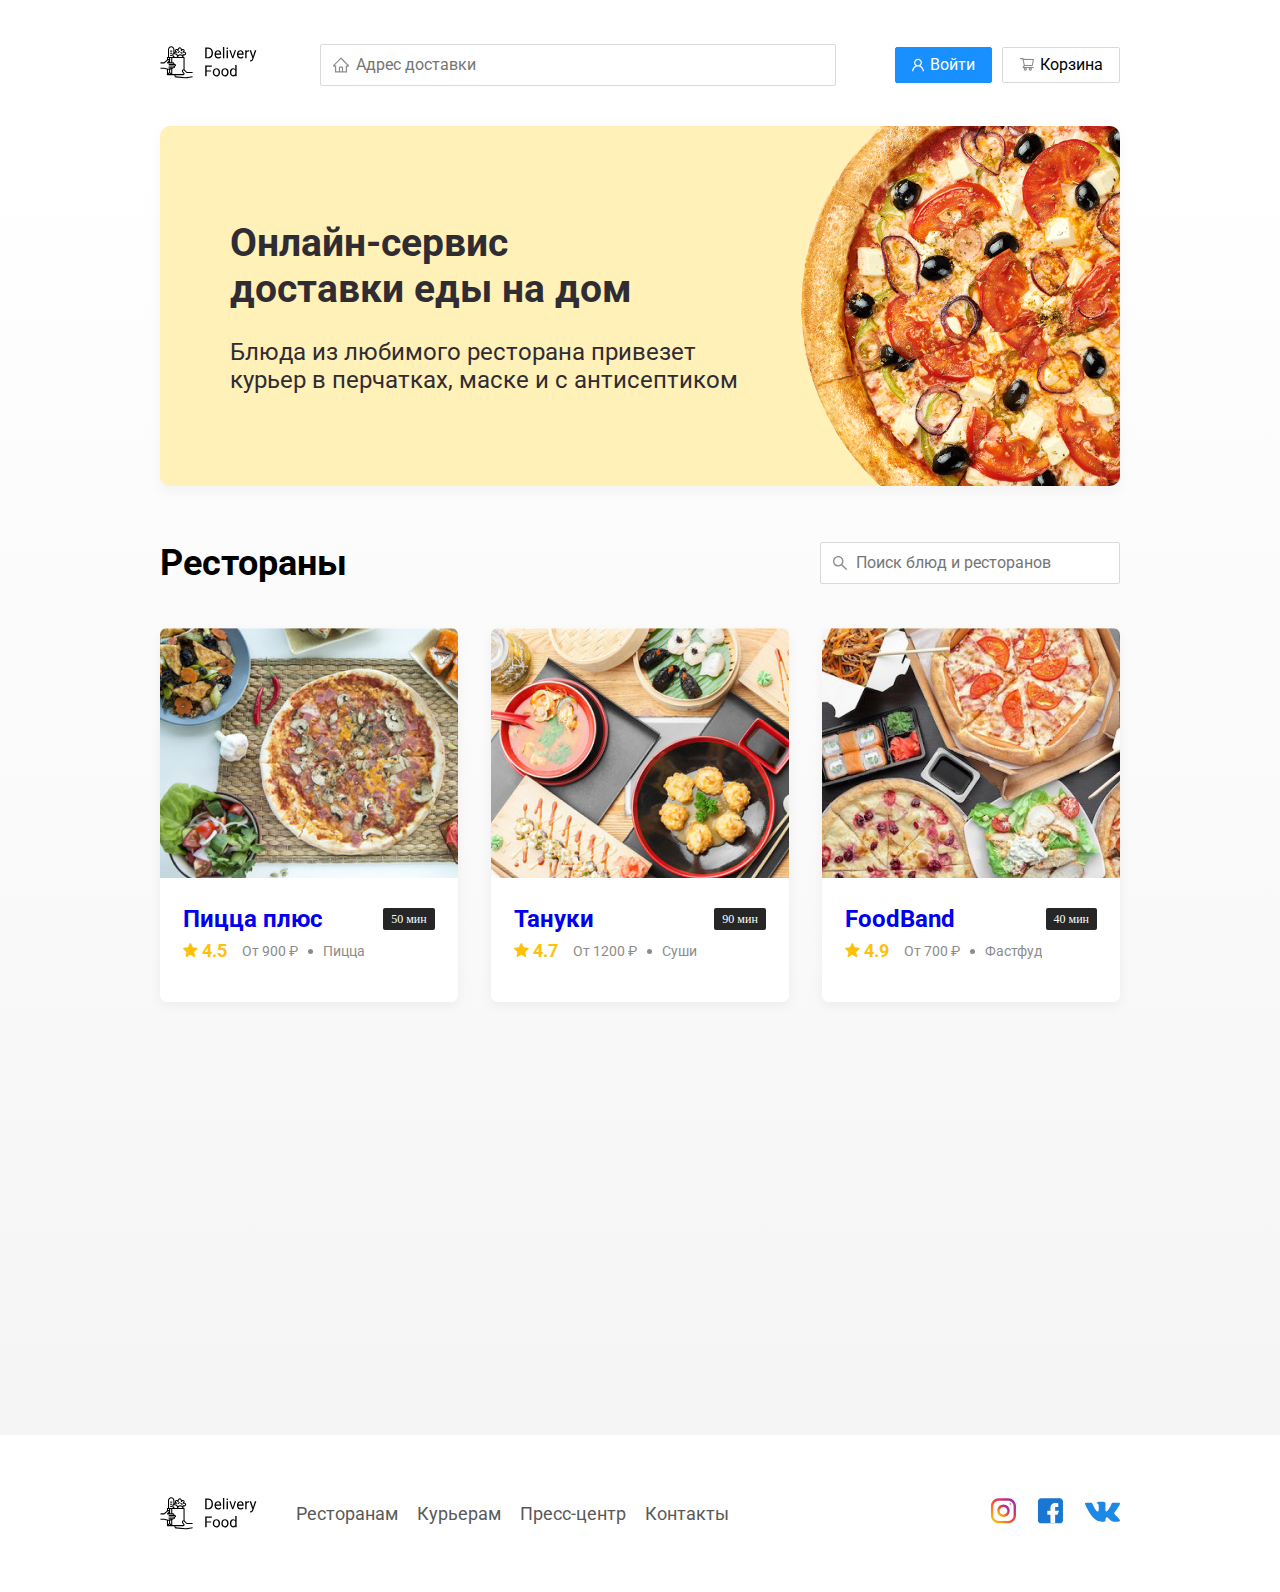
<file: index.html>
<!DOCTYPE html>
<html lang="ru">

<head>
  <meta charset="UTF-8">
  <meta name="viewport" content="width=device-width, initial-scale=1.0">
  <title>Delivery Food - доставка еды на дом</title>
  <link href="https://fonts.googleapis.com/css?family=Roboto:400,700&display=swap&subset=cyrillic" rel="stylesheet">
  <link rel="stylesheet" href="css/style.css">
  <link rel="stylesheet" href="css/normalize.css">
  <link rel="stylesheet" href="css/animate.css">
</head>

<body>
  <div class="container">
    <header class="header">
      <a href="index.html" class="logo">
        <img src="img\logo.svg" alt="Logo">
      </a>      
      <input type="text" class="input input-adress" placeholder="Адрес доставки">
      <div class="buttons">
        <button class="button button-primary">
          <img src="img/user.svg" alt="user" class="button-icon">
          <span class="button-text">Войти</span>
        </button>
        <button class="button" id="cart-button">
          <img src="img/shopping-cart.svg" alt="shopping cart" class="button-icon">
          <span class="button-text">Корзина</span>
        </button>
      </div>
    </header>
  </div>
  
  <main class="main">
    <div class="container">
      <section class="promo">
        <h1 class="promo-title">Онлайн-сервис <br> доставки еды на дом</h1>
        <p class="promo-text">
          Блюда из любимого ресторана привезет <br> курьер в перчатках, маске и с антисептиком
        </p>
      </section>
  
      <section class="restaurants">
        <div class="section-heading ">
          <h2 class="section-title">Рестораны</h2>
          <input type="text" class="input input-search" placeholder="Поиск блюд и ресторанов">
        </div>
  
        <div class="cards">
          <a href="restaurant.html" class="card wow fadeInUp" data-wow-delay="0.2s">
            <img src="img/image1.jpg" alt="image" class="card-image">
            <div class="card-text">
              <div class="card-heading">
                <h3 class="card-title">Пицца плюс</h3>
                <span class="card-tag tag">50 мин</span>
              </div>
              <!-- /.card-heading -->
              <div class="card-info">
                <div class="rating">
                  <img src="img/rating.svg" alt="rating-star" class="rating-star">
                  4.5
                </div>
                <div class="price">От 900 ₽</div>
                <div class="category">Пицца</div>
              </div>
              <!-- /.card-info -->
            </div>
            <!-- /.card-text -->
          </a>
          <!-- /.card -->
  
          <a href="restaurant.html" class="card wow fadeInUp" data-wow-delay="0.4s">
            <img src="img/image2.jpg" alt="image" class="card-image">
            <div class="card-text">
              <div class="card-heading">
                <h3 class="card-title">Тануки</h3>
                <span class="card-tag tag">90 мин</span>
              </div>
              <!-- /.card-heading -->
              <div class="card-info">
                <div class="rating">
                  <img src="img/rating.svg" alt="rating-star" class="rating-star">
                  4.7
                </div>
                <div class="price">От 1200 ₽</div>
                <div class="category">Суши</div>
              </div>
              <!-- /.card-info -->
            </div>
            <!-- /.card-text -->
          </a>
          <!-- /.card -->
  
          <a href="restaurant.html" class="card wow fadeInUp" data-wow-delay="0.6s">
            <img src="img/image3.jpg" alt="image" class="card-image">
            <div class="card-text">
              <div class="card-heading">
                <h3 class="card-title">FoodBand</h3>
                <span class="card-tag tag">40 мин</span>
              </div>
              <!-- /.card-heading -->
              <div class="card-info">
                <div class="rating">
                  <img src="img/rating.svg" alt="rating-star" class="rating-star">
                  4.9
                </div>
                <div class="price">От 700 ₽</div>
                <div class="category">Фастфуд</div>
              </div>
              <!-- /.card-info -->
            </div>
            <!-- /.card-text -->
          </a>
          <!-- /.card -->
  
          <a href="restaurant.html" class="card wow fadeInUp" data-wow-delay="0.2s">
            <img src="img/image4.jpg" alt="image" class="card-image">
            <div class="card-text">
              <div class="card-heading">
                <h3 class="card-title">Жадина-пицца</h3>
                <span class="card-tag tag">70 мин</span>
              </div>
              <!-- /.card-heading -->
              <div class="card-info">
                <div class="rating">
                  <img src="img/rating.svg" alt="rating-star" class="rating-star">
                  4.6
                </div>
                <div class="price">От 850 ₽</div>
                <div class="category">Суши</div>
              </div>
              <!-- /.card-info -->
            </div>
            <!-- /.card-text -->
          </a>
          <!-- /.card -->
  
          <a href="restaurant.html" class="card wow fadeInUp" data-wow-delay="0.4s">
            <img src="img/image5.jpg" alt="image" class="card-image">
            <div class="card-text">
              <div class="card-heading">
                <h3 class="card-title">Точка еды</h3>
                <span class="card-tag tag">50 мин</span>
              </div>
              <!-- /.card-heading -->
              <div class="card-info">
                <div class="rating">
                  <img src="img/rating.svg" alt="rating-star" class="rating-star">
                  4.8
                </div>
                <div class="price">От 400 ₽</div>
                <div class="category">Роллы</div>
              </div>
              <!-- /.card-info -->
            </div>
            <!-- /.card-text -->
          </a>
          <!-- /.card -->
  
          <a href="restaurant.html" class="card wow fadeInUp" data-wow-delay="0.6s">
            <img src="img/image6.jpg" alt="image" class="card-image">
            <div class="card-text">
              <div class="card-heading">
                <h3 class="card-title">Пицца бургер</h3>
                <span class="card-tag tag">110 мин</span>
              </div>
              <!-- /.card-heading -->
              <div class="card-info">
                <div class="rating">
                  <img src="img/rating.svg" alt="rating-star" class="rating-star">
                  5.0
                </div>
                <div class="price">От 1400 ₽</div>
                <div class="category">Пицца</div>
              </div>
              <!-- /.card-info -->
            </div>
            <!-- /.card-text -->
          </a>
          <!-- /.card -->
        </div>
        <!-- /.cards -->
      </section>
    </div>
  </main>

  <footer class="footer">
    <div class="container">
      <div class="footer-block">
        <img src="img/logo.svg" alt="logo" class="logo footer-logo">
        <nav class="footer-nav">
          <a href="#" class="footer-link">Ресторанам</a>
          <a href="#" class="footer-link">Курьерам</a>
          <a href="#" class="footer-link">Пресс-центр</a>
          <a href="#" class="footer-link">Контакты</a>
        </nav>
        <div class="social-links">
          <a href="#" class="social-link"><img src="img/instagram.svg" alt="instagram"></a>
          <a href="#" class="social-link"><img src="img/facebook.svg" alt="facebook"></a>
          <a href="#" class="social-link"><img src="img/vk.svg" alt="vk"></a>
        </div>
      </div>
    </div>
  </footer>

  <div class="modal" id="cart">
    <div class="modal-dialog">
      <div class="modal-header">
        <h3 class="modal-title">Корзина</h3>
        <button class="close" id="cart-close">&times;</button>
      </div>
      <div class="modal-body">
        <div class="food-row">
          <span class="food-name">Ролл угорь стандарт</span>
          <span class="food-price">250 ₽</span>
          <div class="food-counter">
            <button class="counter-button">-</button>
            <span class="counter">1</span>
            <button class="counter-button">+</button>   
          </div>
        </div>
        <div class="food-row">
          <span class="food-name">Ролл угорь стандарт</span>
          <span class="food-price">250 ₽</span>
          <div class="food-counter">
            <button class="counter-button">-</button>
            <span class="counter">1</span>
            <button class="counter-button">+</button>   
          </div>
        </div>
        <div class="food-row">
          <span class="food-name">Ролл угорь стандарт</span>
          <span class="food-price">250 ₽</span>
          <div class="food-counter">
            <button class="counter-button">-</button>
            <span class="counter">1</span>
            <button class="counter-button">+</button>   
          </div>
        </div>
        <div class="food-row">
          <span class="food-name">Ролл угорь стандарт</span>
          <span class="food-price">250 ₽</span>
          <div class="food-counter">
            <button class="counter-button">-</button>
            <span class="counter">1</span>
            <button class="counter-button">+</button>   
          </div>
        </div>
      </div>
      <div class="modal-footer">
        <span class="modal-pricetag">1250 ₽</span>
        <div class="footer-buttons">
          <button class="button button-primary">Оформить заказ</button>
          <button class="button">Отмена</button>
        </div>
      </div>

    </div>
  </div>

  <script src="js/wow.min.js"></script>
  <script src="js/script.js"></script>
</body>

</html>
</file>
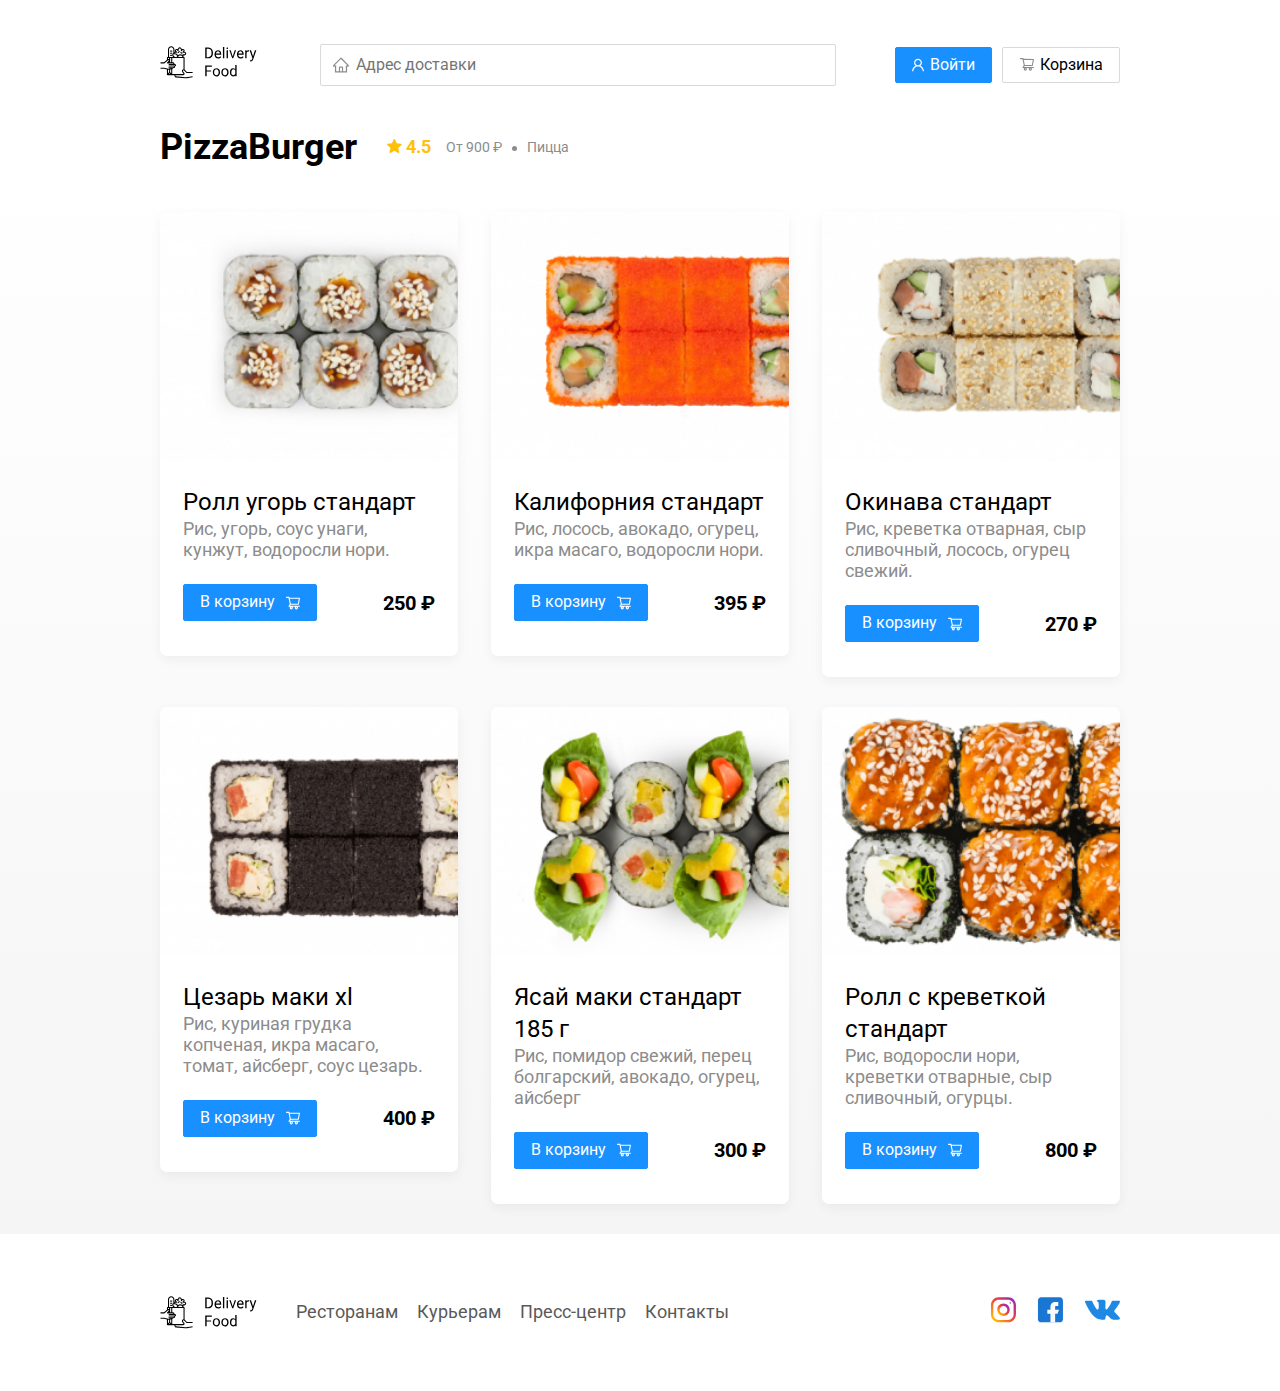
<file: restaurant.html>
<!DOCTYPE html>
<html lang="ru">

<head>
  <meta charset="UTF-8">
  <meta name="viewport" content="width=device-width, initial-scale=1.0">
  <title>PizzaBurger - доставка еды на дом</title>
  <link href="https://fonts.googleapis.com/css?family=Roboto:400,700&display=swap&subset=cyrillic" rel="stylesheet">
  <link rel="stylesheet" href="css/style.css">
  <link rel="stylesheet" href="css/normalize.css">
  <link rel="stylesheet" href="css/animate.css">
</head>

<body>
  <div class="container">
    <header class="header">
      <a href="index.html" class="logo">
        <img src="img\logo.svg" alt="Logo">
      </a>
      <input type="text" class="input input-adress" placeholder="Адрес доставки">
      <div class="buttons">
        <button class="button button-primary">
          <img src="img/user.svg" alt="user" class="button-icon">
          <span class="button-text">Войти</span>
        </button>
        <button class="button" id="cart-button">
          <img src="img/shopping-cart.svg" alt="shopping cart" class="button-icon">
          <span class="button-text">Корзина</span>
        </button>
      </div>
    </header>
  </div>
  
  <main class="main">
    <div class="container">
      <section class="restaurants">
        <div class="section-heading ">
          <h2 class="section-title">PizzaBurger</h2>
          <div class="card-info">
            <div class="rating">
              <img src="img/rating.svg" alt="rating-star" class="rating-star">
              4.5
            </div>
            <div class="price">От 900 ₽</div>
            <div class="category">Пицца</div>
          </div>
        </div>
  
  
        <div class="cards">
          <div class="card wow fadeInUp" data-wow-delay="0.2s">
            <img src="img/r_image1.jpg" alt="image" class="card-image">
            <div class="card-text">
              <div class="card-heading">
                <h3 class="card-title card-title-reg">Ролл угорь стандарт</h3>
              </div>
              <!-- /.card-heading -->
              <div class="card-info">
                <div class="ingredients">Рис, угорь, соус унаги, кунжут, водоросли нори.</div>
              </div>
              <!-- /.card-info -->
              <div class="card-buttons">
                <button class="button button-primary">
                  <span class="button-card-text">В корзину</span>
                  <img src="img/shopping-cart-white.svg" alt="shopping-cart" class="button-card-image">
                </button>
                <span class="card-price-bold">250 ₽</span>
              </div>
            </div>
            <!-- /.card-text -->
          </div>
          <!-- /.card -->
  
          <div class="card wow fadeInUp" data-wow-delay="0.4s">         
              <img src="img/r_image2.jpg" alt="image" class="card-image">
            <div class="card-text">
              <div class="card-heading">
                <h3 class="card-title card-title-reg">Калифорния стандарт</h3>
              </div>
              <!-- /.card-heading -->
              <div class="card-info">
                <div class="ingredients">Рис, лосось, авокадо, огурец, икра масаго, водоросли нори.</div>
              </div>
              <!-- /.card-info -->
              <div class="card-buttons">
                <button class="button button-primary">
                  <span class="button-card-text">В корзину</span>
                  <img src="img/shopping-cart-white.svg" alt="shopping-cart" class="button-card-image">
                </button>
                <span class="card-price-bold">395 ₽</span>
              </div>
            </div>
            <!-- /.card-text -->
          </div>
          <!-- /.card -->

          <div class="card wow fadeInUp" data-wow-delay="0.6s">            
            <img src="img/r_image3.jpg" alt="image" class="card-image">
            <div class="card-text">
              <div class="card-heading">
                <h3 class="card-title card-title-reg">Окинава стандарт</h3>
              </div>
              <!-- /.card-heading -->
              <div class="card-info">
                <div class="ingredients"> Рис, креветка отварная, сыр сливочный, лосось, огурец свежий.</div>
              </div>
              <!-- /.card-info -->
              <div class="card-buttons">
                <button class="button button-primary">
                  <span class="button-card-text">В корзину</span>
                  <img src="img/shopping-cart-white.svg" alt="shopping-cart" class="button-card-image">
                </button>
                <span class="card-price-bold">270 ₽</span>
              </div>
            </div>
            <!-- /.card-text -->
          </div>
          <!-- /.card -->

          <div class="card wow fadeInUp" data-wow-delay="0.2s">            <img src="img/r_image4.jpg" alt="image" class="card-image">
            <div class="card-text">
              <div class="card-heading">
                <h3 class="card-title card-title-reg">Цезарь маки хl</h3>
              </div>
              <!-- /.card-heading -->
              <div class="card-info">
                <div class="ingredients">Рис, куриная грудка копченая, икра масаго, томат, айсберг, соус цезарь.</div>
              </div>
              <!-- /.card-info -->
              <div class="card-buttons">
                <button class="button button-primary">
                  <span class="button-card-text">В корзину</span>
                  <img src="img/shopping-cart-white.svg" alt="shopping-cart" class="button-card-image">
                </button>
                <span class="card-price-bold">400 ₽</span>
              </div>
            </div>
            <!-- /.card-text -->
          </div>
          <!-- /.card -->

          <div class="card wow fadeInUp" data-wow-delay="0.4s">            <img src="img/r_image5.jpg" alt="image" class="card-image">
            <div class="card-text">
              <div class="card-heading">
                <h3 class="card-title card-title-reg">Ясай маки стандарт 185 г</h3>
              </div>
              <!-- /.card-heading -->
              <div class="card-info">
                <div class="ingredients">Рис, помидор свежий, перец болгарский, авокадо, огурец, айсберг</div>
              </div>
              <!-- /.card-info -->
              <div class="card-buttons">
                <button class="button button-primary">
                  <span class="button-card-text">В корзину</span>
                  <img src="img/shopping-cart-white.svg" alt="shopping-cart" class="button-card-image">
                </button>
                <span class="card-price-bold">300 ₽</span>
              </div>
            </div>
            <!-- /.card-text -->
          </div>
          <!-- /.card -->

          <div class="card wow fadeInUp" data-wow-delay="0.6s">            <img src="img/r_image6.jpg" alt="image" class="card-image">
            <div class="card-text">
              <div class="card-heading">
                <h3 class="card-title card-title-reg">Ролл с креветкой стандарт</h3>
              </div>
              <!-- /.card-heading -->
              <div class="card-info">
                <div class="ingredients">Рис, водоросли нори, креветки отварные, сыр сливочный, огурцы.</div>
              </div>
              <!-- /.card-info -->
              <div class="card-buttons">
                <button class="button button-primary">
                  <span class="button-card-text">В корзину</span>
                  <img src="img/shopping-cart-white.svg" alt="shopping-cart" class="button-card-image">
                </button>
                <span class="card-price-bold">800 ₽</span>
              </div>
            </div>
            <!-- /.card-text -->
          </div>
          <!-- /.card -->
        </div>
        <!-- /.cards -->
      </section>
    </div>
  </main>

  <footer class="footer">
    <div class="container">
      <div class="footer-block">
        <img src="img/logo.svg" alt="logo" class="logo footer-logo">
        <nav class="footer-nav">
          <a href="#" class="footer-link">Ресторанам</a>
          <a href="#" class="footer-link">Курьерам</a>
          <a href="#" class="footer-link">Пресс-центр</a>
          <a href="#" class="footer-link">Контакты</a>
        </nav>
        <div class="social-links">
          <a href="#" class="social-link"><img src="img/instagram.svg" alt="instagram"></a>
          <a href="#" class="social-link"><img src="img/facebook.svg" alt="facebook"></a>
          <a href="#" class="social-link"><img src="img/vk.svg" alt="vk"></a>
        </div>
      </div>
    </div>
  </footer>

  <div class="modal" id="cart">
    <div class="modal-dialog">
      <div class="modal-header">
        <h3 class="modal-title">Корзина</h3>
        <button class="close" id="cart-close">&times;</button>
      </div>
      <div class="modal-body">
        <div class="food-row">
          <span class="food-name">Ролл угорь стандарт</span>
          <span class="food-price">250 ₽</span>
          <div class="food-counter">
            <button class="counter-button">-</button>
            <span class="counter">1</span>
            <button class="counter-button">+</button>   
          </div>
        </div>
        <div class="food-row">
          <span class="food-name">Ролл угорь стандарт</span>
          <span class="food-price">250 ₽</span>
          <div class="food-counter">
            <button class="counter-button">-</button>
            <span class="counter">1</span>
            <button class="counter-button">+</button>   
          </div>
        </div>
        <div class="food-row">
          <span class="food-name">Ролл угорь стандарт</span>
          <span class="food-price">250 ₽</span>
          <div class="food-counter">
            <button class="counter-button">-</button>
            <span class="counter">1</span>
            <button class="counter-button">+</button>   
          </div>
        </div>
        <div class="food-row">
          <span class="food-name">Ролл угорь стандарт</span>
          <span class="food-price">250 ₽</span>
          <div class="food-counter">
            <button class="counter-button">-</button>
            <span class="counter">1</span>
            <button class="counter-button">+</button>   
          </div>
        </div>
      </div>
      <div class="modal-footer">
        <span class="modal-pricetag">1250 ₽</span>
        <div class="footer-buttons">
          <button class="button button-primary">Оформить заказ</button>
          <button class="button">Отмена</button>
        </div>
      </div>

    </div>
  </div>

  <script src="js/wow.min.js"></script>
  <script src="js/script.js"></script>
</body>

</html>
</file>
<file: css/style.css>
* {
  box-sizing: border-box;
}

body {
  font-family: "Roboto", sans-serif;
  padding-top: 44px;
}

.main {
  background: linear-gradient(180deg, rgba(245, 245, 245, 0) 1.04%, #F5F5F5 100%);
}

.container {
  max-width: 1200px;
  margin: auto;
}

.header {
  display: flex;
  align-items: center;
  justify-content: space-between;
  margin-bottom: 40px;
}

.input {
  background: #FFFFFF;
  border: 1px solid #D9D9D9;
  border-radius: 2px;
  font-size: 16px;
  line-height: 24px;
  padding: 8px;
  padding-left: 35px;
  background-repeat: no-repeat;
  background-position: left 11px center;
}

.input-adress {
  flex: 0.8;
  background-image: url("../img/home.svg");
}

.input-search {
  width: 300px;
  background-image: url("../img/search.svg");
  margin-left: auto;
}

.buttons {
  display: flex;
  align-items: center;
}

.button {
  display: flex;
  align-items: center;
  padding: 8px 16px;
  background: #FFFFFF;
  border: 1px solid #D9D9D9;
  border-radius: 2px;
  box-sizing: border-box;
  box-shadow: 0px 0px 2px rgba(0, 0, 0, 0.0015);
  border-radius: 2px;
}

.button-card-text {
  margin-right: 10px;
}

.button-primary {
  background: #1890FF;
  border: 1px solid #1890FF;
  color: #FFFFFF;
  margin-right: 10px;
}

.button-icon {
  margin-right: 6px;
}

.promo {
  box-shadow: 0px 7px 12px rgba(158, 158, 163, 0.1);
  background: #FFF1B8 url(../img/promo-image.png) no-repeat top -100px right -247px / 924px;
  border-radius: 10px;
  padding: 68px 70px;
  margin-bottom: 56px;
}

.promo-title {
  font-family: Roboto;
  font-style: normal;
  font-weight: bold;
  font-size: 39px;
  line-height: 46px;
  color: #302C34;
}

.promo-text {
  max-width: 538px;
  font-family: Roboto;
  font-style: normal;
  font-weight: normal;
  font-size: 24px;
  line-height: 28px;
  color: #302C34;
}

.section-heading {
  display: flex;
  align-items: center;
  margin-bottom: 44px;
}

.section-title {
  font-family: Roboto;
  font-style: normal;
  font-weight: bold;
  font-size: 36px;
  line-height: 42px;
  margin: 0;
  color: #000000;
  margin-right: 30px;
}

/* # CARDS */

.cards {
  display: flex;
  align-items: flex-start;
  justify-content: space-between;
  flex-wrap: wrap;
}

/* card */

.card {
  background: #FFFFFF;
  box-shadow: 0px 4px 12px rgba(0, 0, 0, 0.05);
  border-radius: 7px;
  overflow: hidden;
  margin-bottom: 30px;
  flex-basis: 31%;
  text-decoration: none;
}
.card-image {
  width: 384px;
  height: 250px;
  object-fit: cover;
}
.card-text {
  padding: 20px 23px 35px;
}
.card-heading {
  display: flex;
  align-items: center;
  justify-content: space-between;
}
.card-title {
  margin: 0;
  font-weight: bold;
  font-size: 24px;
  line-height: 32px;
}
.card-title-reg {
  font-weight: 400;
}
.card-tag {
  font-family: SF Pro Display;
  font-size: 12px;
  line-height: 20px;
  color: #FFFFFF;
  background: #262626;
  border-radius: 2px;
  padding: 1px 8px;
}
.card-buttons {
  display: flex;
  justify-content: space-between;
  align-items: center;
  margin-top: 24px;
}
.card-info {
  display: flex;
  align-items: center;
  flex-wrap: wrap;
}
.card-price-bold {
  font-weight: bold;
  font-size: 20px;
  line-height: 32px;
  margin-left: 30px;
}
.rating {
  margin-right: 26px;
  color: #FFC107;
  font-weight: bold;
  font-size: 18px;
  line-height: 32px;
}
.price, 
.category {
  font-size: 18px;
  line-height: 32px;
  color: #8C8C8C;
}
.ingredients {
  font-size: 18px;
  line-height: 21px;
  color: #8C8C8C;
}
.category {
  text-overflow: ellipsis;
  overflow: hidden;
  white-space: nowrap;
  max-width: 250px;
} 
.price {
  margin-right: 10px;
}
.price:after {
  content: "";
  width: 5px;
  height: 5px;
  background-color: #8C8C8C;
  display: inline-block;
  vertical-align: middle;
  border-radius: 50%;
  margin-left: 10px;
}

.footer {
  padding: 60px 0;
}
.footer-block {
  display: flex;
  align-items: center;
  justify-content: space-between;
}
.footer-nav {
  margin-left: 35px;
  margin-right: auto;
}
.footer-link {
  display: inline-block;
  color: #595959;
  text-decoration: none;
  font-size: 18px;
  line-height: 21px;
}
.footer-link:not(:last-child) {
  margin-right: 15px;
}
.social-links {
  display: flex;
  align-items: center;
}
.social-link:not(:last-child) {
  margin-right: 21px;
}

@media (max-width: 1366px) {
  .container {
    max-width: 960px;
  }

  .promo {
    background-position: center right -300px;
    background-size: 750px;
  }

  .rating {
    margin-right: 15px;
  }

  .category, .price {
    font-size: 14px;
  }
}

@media (max-width: 992px) {
  .container {
    max-width: 750px;
  }

  .promo {
    padding: 50px;
    background-size: 500px;
    background-position: center right -200px;
  }

  .promo-text {
    font-size: 18px;
    min-width: 400px;
  }

  .card {
    flex-basis: 49%;
  }

  .footer-link {
    font-size: 16px;
  }

}

.modal {
  display: none;
  position: fixed;
  left: 0;
  top: 0;
  width: 100%;
  height: 100%;
  background: rgba(0, 0, 0, 0.4);
}
.is-open {
  display: flex;
}
.modal-dialog {
  max-width: 780px;
  width: 95%;
  background: #FFFFFF;
  border-radius: 5px;
  margin: auto;
  padding: 40px 45px;
}
.modal-header {
  display: flex;
  align-items: center;
  justify-content: space-between;
  margin-bottom: 45px;
}
.modal-title {
  margin: 0;
  font-weight: bold;
  font-size: 36px;
  line-height: 42px;
  color: #000000;
}
.modal-footer {
  display: flex;
  align-items: center;
  justify-content: space-between;
}
.modal-body {
  margin-bottom: 52px;
}
.footer-buttons {
  display: flex;
  align-items: center;
}
.close {
  font-size: 36px;
  border: none;
  background-color: transparent;
}
.food-row {
  display: flex;
  align-items: flex-start;
  justify-content: space-between;
  padding-bottom: 8px;
  border-bottom: 1px solid #d9d9d9;
  margin-bottom: 15px;
}
.food-name {
  font-size: 18px;
  line-height: 32px;
  color: #000000;
}
.food-price {
  margin-left: auto;
  margin-right: 47px;
  font-weight: bold;
  font-size: 20px;
  line-height: 32px;
}
.food-counter {
  display: flex;
  align-items: center;
}
.counter-button {
  display: flex;
  align-items: center;
  justify-content: center;
  width: 39px;
  height: 32px;
  background: #FFFFFF;
  border: 1px solid #40A9FF;
  box-sizing: border-box;
  border-radius: 2px;
  font-size: 14px;
  line-height: 22px;
  color: #40A9FF;
}
.counter {
  font-size: 16px;
  line-height: 24px;
  margin-left: 10px;
  margin-right: 10px;
}
.modal-pricetag {
  color: #FFFFFF;
  background: #262626;
  border-radius: 5px;
  padding: 15px 20px;
  font-size: 20px;
  line-height: 23px;
}

@media (max-width: 768px) {
  .container {
    max-width: 560px;
  }

  .card-info {
    flex-wrap: wrap;
  }

  .card .rating {
    flex-basis: 100%;
  }

  .card-title {
    font-size: 18px;
  }

  .promo {
    background-size: 400px;
    background-position: bottom 40px right -180px; 
  }

  .promo-title {
    font-size: 24px;
    line-height: 1.4;
  }

  .promo-text {
    margin-top: 0;
  }
}

@media (max-width: 578px) {
  .container {
    width: 90%;
  }
  .header {
    flex-wrap: wrap;
  }
  .input-adress {
    margin-top: 15px;
    order: 5;
    flex: 1;
  }
  .promo {
    background-image: none;
  }
  .promo-title {
    margin-bottom: 10px;
  }

  .section-title {
    font-size: 20px;
  }
  .card {
    flex-basis: 100%;
  }
  .card-image {
    width: 100%;
  }
  .footer {
    padding: 30px;
  }
  .footer-block {
    align-items: flex-start;
    justify-content: space-between;
  }
  .footer-nav {
    order: 0;
    margin-left: 0;
    margin-right: 0;
    display: flex;
    flex-direction: column;
  }
  .footer-logo {
    margin-right: 15px;
    order: 1;
  }
  .social-links {
    order: 2;
  }
}

@media (max-width: 480px) {
  .button-text {
    display: none;
  }
  .button {
    min-height: 40px;
  }
  .button-icon {
    margin: 0;
  }
  .promo {
    padding: 20px;
  }
  .footer-block {
    flex-wrap: wrap;
    flex-direction: column;
    align-items: center;
  }
  .footer-logo {
    order: 0;
    margin-bottom: 20px;
  }
  .footer-nav {
    margin-bottom: 20px;
    text-align: center;
  }
  .footer-link:not(:last-child) {
    margin-right: 0;
  }
  .section-heading {
    flex-wrap: wrap;
  }
}
</file>
